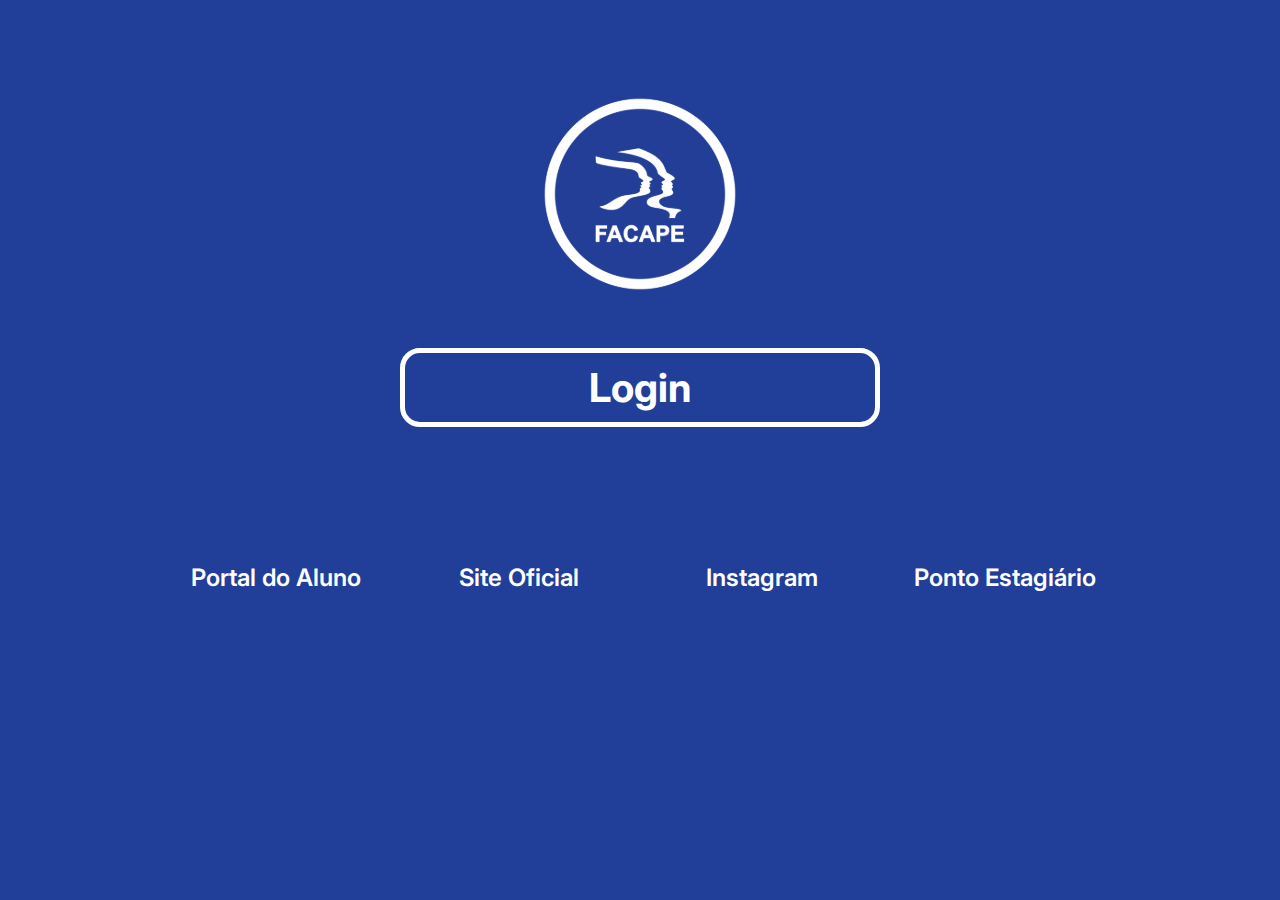
<file: pages/index.html>
<!DOCTYPE html>
<html lang="pt-BR">

<head>
    <meta charset="UTF-8">
    <meta http-equiv="X-UA-Compatible" content="IE=edge">
    <meta name="viewport" content="width=device-width, initial-scale=1.0">
    <title>Página Inicial</title>
    <link rel="stylesheet" href="../css/style.css">
    <link rel="icon" type="image/x-icon" href="../img/Logo_facape.svg">
</head>

<body>
    <!-- Logo Facape -->
    <div style="display: flex; justify-content: center; margin-top: 70px;">
        <img src="../img/Logo_facape.svg" alt="Facape">
    </div>

    <!-- Botão - Login -->
    <a class="btn-login" href="./login.html">Login</a>

    <br>
    <br>

    <!-- Footer -->
    <footer>
        <div class="foot-nav">
            <!-- Portal do Aluno -->
            <div class="foot-link">
                <img class="img-link" src="../img/Footer-Portal do Aluno.svg" alt="Ponto Estagiásrio">
                <a target="_blank" href="http://sistemas.facape.br:8080/portalaluno/login.do">Portal do Aluno
                </a>
                <div id="linha-portal"></div>
            </div>
            <!-- Site Oficial -->
            <div class="foot-link">
                <img class="img-link" src="../img/Footer-Portal do Aluno.svg" alt="Site Oficial">
                <a target="_blank" href="http://facape.br/">Site Oficial</a>
                <div id="linha-site"></div>
            </div>
            <!-- Instagram -->
            <div class="foot-link">
                <img class="img-link" src="../img/Footer-Instagram.svg" alt="Facape no Instagram">
                <a target="_blank" href="http://www.instagram.com/_facape">Instagram</a>
                <div id="linha-instagram"></div>
            </div>
            <!-- Ponto Estagiário -->
            <div class="foot-link">
                <img class="img-link" src="../img/Footer-Ponto Estagiário.svg" alt="Ponto Estagiário">
                <a target="_blank" href="http://sistemas.facape.br:8080/pontoestagiarios/login.do;jsessionid=57AE87272DEA6CFDA14041F93999053C">Ponto Estagiário</a>
                <div id="linha-ponto"></div>
            </div>
        </div>

    </footer>

</body>

</html>
</file>
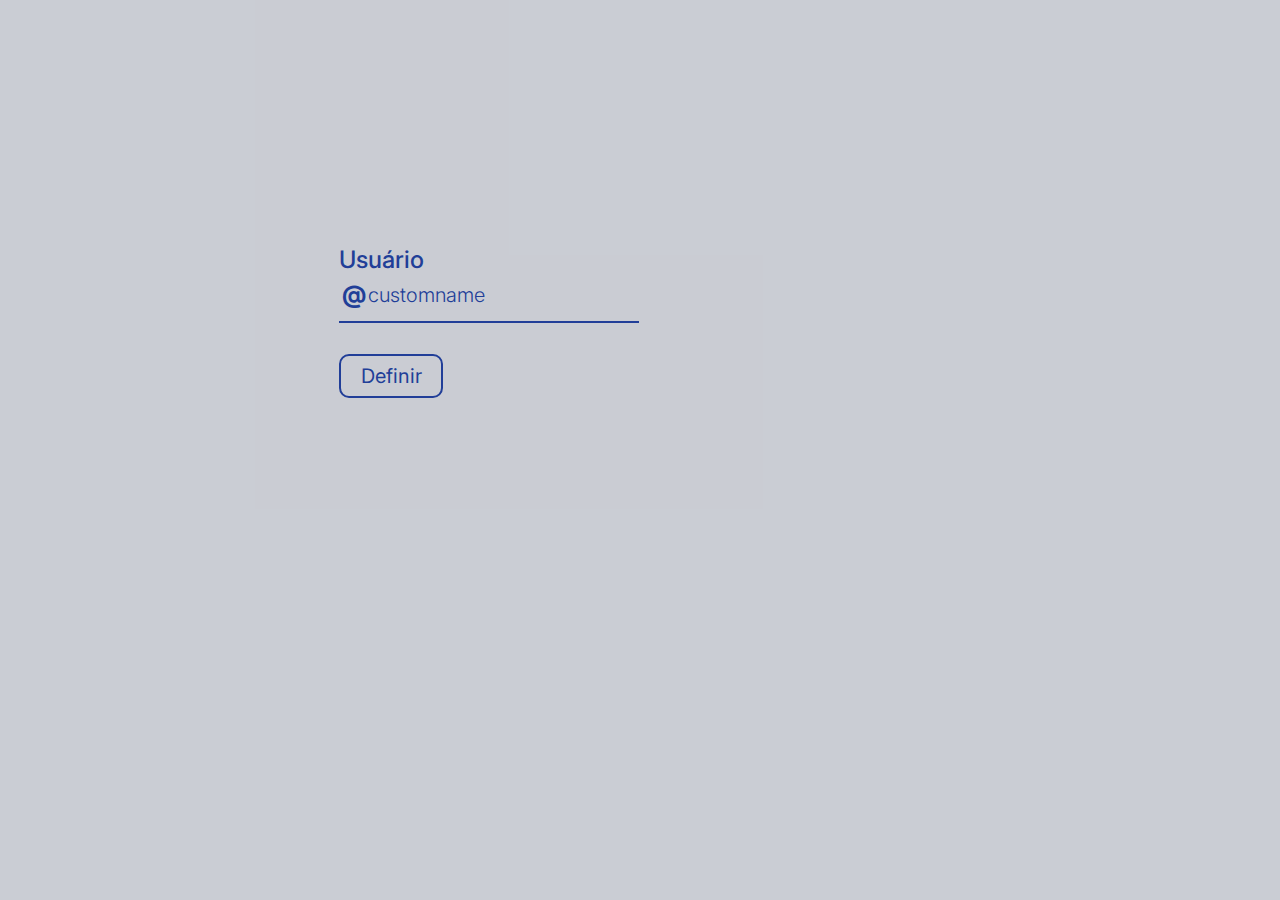
<file: pages/home.html>
<!DOCTYPE html>
<html lang="pt-BR">

<head>
    <meta charset="UTF-8">
    <meta http-equiv="X-UA-Compatible" content="IE=edge">
    <meta name="viewport" content="width=device-width, initial-scale=1.0">
    <title>Home</title>
    <link rel="stylesheet" href="../css/style.css">
    <link rel="icon" type="image/x-icon" href="../img/Logo_facape.svg">
</head>

<body>
    <!-- Box que pega o tamanho do body -->
    <div id="home">
        <!-- Box que contem a cor do 'Definir Usuário' -->
        <div id="username">
            <!-- Box que pega apenas o lado esquerdo da tela -->
            <div id="username-box">
                <!-- Box control dos elementos do 'Definir Usuário - Customname' -->
                <div id="username-box-box">
                    <!-- Nome que fica acima do input -->
                    <h2 id="customname-title">Usuário</h2>
                    <!-- @ + input do customname -->
                    <div id="input-customname">
                        <label>@</label>
                        <input class="ghost-input" type="text" placeholder="customname" required> 
                    </div>
                    <!-- Botão 'Definir' - escolha do customname -->
                    <a href="" id="botao-definir">Definir</a>
                </div>
                
            </div>
        </div>
    </div>

</body>

</html>
</file>
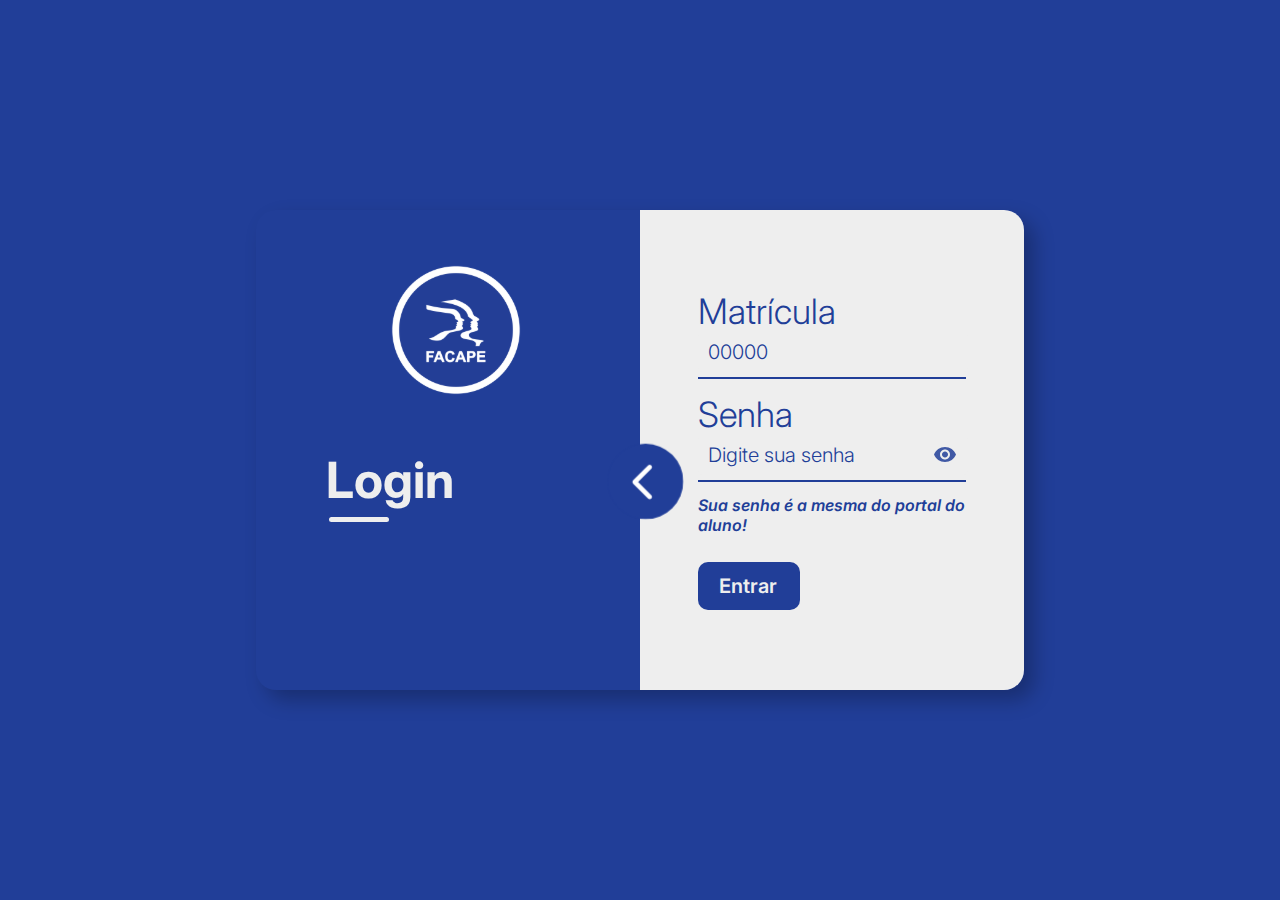
<file: pages/login.html>
<!DOCTYPE html>
<html lang="en">

<head>
    <meta charset="UTF-8">
    <meta http-equiv="X-UA-Compatible" content="IE=edge">
    <meta name="viewport" content="width=device-width, initial-scale=1.0">
    <title>Matrícula</title>
    <link rel="stylesheet" href="../css/style.css">

    <style>
        @import url('https://fonts.googleapis.com/css2?family=Inter:wght@600&display=swap');
    </style>
</head>

<body>

    <div class="container-master">
        <div class="container">
            <!-- Container - Esquerda -->
            <div class="container-esquerdo">
                <!-- Logo -->
                <div class="container-esquerdo-logo">
                    <img class="img-login" src="../img/Logo_facape.svg" alt="Logo Facape">
                </div>
                <!-- Login + Botão Voltar -->
                <div class="container-esquerdo-login">
                    <h2 id="Login-login">Login</h2>
                    <div class="linha"></div>
                    <a id="seta-voltar" href="../pages/index.html"><img src="../img/Seta.svg" alt="Voltar"></a>
                </div>
            </div>
            <!-- Container - Direita -->
            <div class="container-direito">
                <!-- Div que centaliza os itens da direita -->
                <div id="direito-box">
                    <!-- Div que centraliza e controla os itens de "Mátricula" - Possui a linha -->
                    <div class="form-box">
                        <label class="form-text">Matrícula</label>
                        <input type="text" class="ghost-input" placeholder="00000" required>
                    </div>
                    <!-- Div que centraliza e controla os itens de "Senha" - Possui a linha -->
                    <div class="form-box">
                        <!-- <img id="mostrar-senha" src="../img/Olho-aberto.svg" alt="Mostrar senha"> -->
                        <label class="form-text">Senha</label>
                        <input type="password" class="ghost-input" placeholder="Digite sua senha" required>
                        <img id="mostrar-senha" src="../img/Olho-aberto.svg" alt="Mostrar senha">
                    </div>
                    <!-- Aviso sobre a senha -->
                    <p id="aviso-senha" class="aviso-texto"><i>Sua senha é a mesma do portal do aluno!</i></p>
                    <!-- Botão entrar -->
                    <a id="botao-entrar" href="../pages/home.html">Entrar</a>
                </div>
            </div>


        </div>
    </div>



</body>

</html>
</file>
<file: css/style.css>
/* Inter - SemiBold*/
@import url('https://fonts.googleapis.com/css2?family=Inter:wght@600&display=swap');
/* Inter - Thin*/
@import url('https://fonts.googleapis.com/css2?family=Inter:wght@300;600&display=swap');
/* Inter - Medium */
@import url('https://fonts.googleapis.com/css2?family=Inter:wght@400;500&display=swap');
/* Inter - Bold */
@import url('https://fonts.googleapis.com/css2?family=Inter:wght@300;600;700&display=swap');


:root {
    --tamanho-imagem: 128px;
  }

body {
    font-family: 'Inter', sans-serif;;
    background: #213E98;
    margin: 0px;
}

.container-master {
    height: 100vh;
    width: 100vw;
    /* border: 5px solid brown; */
    display: flex;
    flex-direction: row;
    justify-content: center;
    align-items: center;

}

h2 {
    font-family: 'Inter', sans-serif;;
}

label {
    font-family: 'Inter', sans-serif;;
}

.btn-login {
    font-family: 'Inter', sans-serif;
    display: flex;
    justify-content: center;
    text-decoration: none;
    color: white;
    border: 5px solid white;
    border-radius: 20px ;
    padding: 10px;
    margin: 30px 400px 0 400px;
    font-size: 40px;
    font-weight: 700;
}

.btn-login:hover {
    font-family: 'Inter', bold;
    background-color: white;
    color: #213E98;
    font-weight: 700;
}


.container {
    display: flex;
    justify-content: center;
    align-content: center;
    align-items: center;
    align-self: center;
    /* border: 10px solid green; */
    border-radius: 20px;
    box-shadow: 10px 10px 20px rgba(0, 0, 0, 0.25);
    width: 60%;

}

.container-esquerdo {
    width: 50%;
    height: 480px;
    display: block;
}

.container-esquerdo-logo {
    border-radius: 20px 0px 0px 0px;
    margin-right: 0 auto;
    width: 400px;
    height: 240px;
    margin: 0 auto;
    float: left;
    /* background-color: red; */
    display: flex;
    /* visibility: hidden; */
    align-items: center;
    align-content: center;
    justify-content: center;
}

.container-esquerdo-login {
    border-radius: 0px 0px 0px 20px;
    width: 400px;
    height: 240px;
    float: left;
    /* display: flex;
    align-items: left; */
    /* background-color: violet; */
}

.container-direito {
    /* border: 20px solid #eee; */
    border-radius: 0px 20px 20px 0px;
    /* margin-right: 0 auto; */
    width: 50%;
    height: 480px;
    background-color: #eee;
    /* margin: 0 auto; */
    /* float: right; */
    display: flex;
    justify-content: center;
}

.img-login {
    width: calc(1.3*var(--tamanho-imagem));
    
}

#Login-login {
    font-size: 50px;
    font-weight: 700;
    color: #eee;
    justify-content: left;
    margin-left: 0x;
    margin-top: auto;
    padding-left: 70px;    
}

.linha {
    border-top: 5px solid #eee;
    width: 60px;
    margin-left: 73px;
    margin-top: -35px;
    border-radius: 3px;

}

#seta-voltar {
    z-index: 1;
    height: 7%;
    width: auto;
    transform: scale(1.20);
    display: flex;
    position: fixed;
    top: 50%;
    left: 48%;

    border: none;
    border-radius: 50px;
    transition: 0.4s;
}

#seta-voltar:hover {
    transform: scale(1.30);
    box-shadow: 0px 0px 10px 5px rgba(0, 0, 0, 0.25);
}

.bar {
    height: .25em;
    width: 100%;
    background: #fff;
    margin: 1.5em auto 0;
  }

.img-link {
    opacity: 0;
}

.foot-nav {
    display: flex;
    justify-content: center;  
    font-size: 1.5em;
    margin-top: -10px;
    /* border: 1px solid purple; */
    height: 140px;
}



.foot-link {
    /* margin: 100px 50px 0 0; */
    color: white;
    font-weight: 600;
    /* border: 1px solid green; */
    margin: 0 25px 0 25px;
    display: flex;
    flex-direction: column;
    justify-content: end;
    height: 100%;
    width: 193px;
}

.foot-link > a{
    /* margin: 100px 50px 0 0; */
    color: white;
    font-weight: 600;
    text-decoration: none;
    display: flex;
    justify-content: center;
    justify-self: center;
    align-items: center;
    /* border: 1px solid yellow; */
    position: relative;
    
}

.foot-link:hover > a{
    /* border: 1px solid red; */
}

.foot-link:hover > .img-link {
    opacity: 1;
    animation: fadeIn 1s;
    

}

@keyframes fadeIn {
    0% { opacity: 0; }
    100% { opacity: 1; }
}


#linha-portal {
    border-top: 5px solid #eee;
    width: 1%;
    border-radius: 3px;
    margin-left: 193px;
    opacity: 0;
}

.foot-link:hover > #linha-portal {
    width: 69px;
    margin-left: 8px;
    opacity: 1;
    animation: fadeIn 1s;
    transition: .5s ease;
}

#linha-site {
    border-top: 5px solid #eee;
    width: 1%;
    border-radius: 3px;
    margin-left: 158px;
    opacity: 0;
}

.foot-link:hover > #linha-site {
    width: 45px;
    margin-left: 35px;
    opacity: 1;
    animation: fadeIn 1s;
    transition: .5s ease;
}

#linha-instagram {
    border-top: 5px solid #eee;
    width: 0%;
    border-radius: 3px;
    margin-left: 155px;
    opacity: 0;
}

.foot-link:hover > #linha-instagram {
    width: 30%;
    margin-left: 38px;
    opacity: 1;
    animation: fadeIn 1s;
    transition: .5s ease;
}

#linha-ponto {
    border-top: 5px solid #eee;
    width: 0%;
    border-radius: 3px;
    margin-left: 190px;
    opacity: 1;
}

.foot-link:hover > #linha-ponto {
    width: 36%;
    margin-left: 2px;
    opacity: 1;
    animation: fadeIn 1s;
    transition: .5s ease;
}

::selection {
    color: #213E98;
    background-color: #eee;
}

.form-text {
    font-size: 35px;
    font-weight: 300;
    color: #213E98;
    justify-content: left;

    pad
}

.ghost-input {
    width: 93%;
    height: 20px;
    position: relative;
    display: flex;
    /* margin-top: -30px; */

    border: none;
    /* border-bottom: 3px solid #213E98; */
    background-color: #eee;
    border-radius: 5px;
    outline: 0;

    padding: 10px;
    font-size: 20px;
    font-family: 'Inter', sans-serif;
    font-weight: 700;
    color: #213E98;

    
}

.ghost-input::placeholder {
    color: #213E98;
    font-weight: 300;

}

.ghost-input:focus {
    
    background-color: #D9D9D9;
    outline: 0;
}

.ghost-input:valid {
    background-color: #D9D9D9;
    outline: 0;
}

.form-box {
    border: none;
    border-bottom: 2px solid #213E98;
    /* border-top: 2px solid red; */
    position: relative;
    /* margin-top: -35px; */
    margin-bottom: 5%;
    padding-bottom: 5px;
    height: auto;
}

#mostrar-senha {
    position: absolute;
    top: 63%;
    right: 4%;
    cursor: pointer;
    opacity: 1;
}

#direito-box {
    width: 70%;
    height: 90%;
    margin: auto;

    display: flex;
    flex-direction: column;
    justify-content: center;
    /* justify-content: space-between; */
    
    /* border: 2px solid green; */
}

p.aviso-texto {
    color: #213E98;
    font-weight: 600;
    margin: 0px;
}

#aviso-senha {
    /* margin-top: -10%; */
}

#botao-entrar {
    border: none;
    border-radius: 10px;
    background-color: #213E98;
    padding: 12px;
    padding-left: 8%;
    display: flex;
    transition: 0.4s;

    margin-top: 10%;
    margin-right: 62%;

    cursor: pointer;
    
    color: #eee;
    font-size: 20px;
    font-weight: 600;
    text-decoration: none;
}

#botao-entrar:hover {
    box-shadow: 0px 0px 20px 0px
        rgba(33, 62, 152, .65);
    
    transform: scale(0.97);
}

#botao-entrar:active {
    transform: scale(1.05);
}

#botao-entrar > h2 {
    margin: auto;
}

#home {
    height: 100vh;
    width: 100vw;
    display: flex;
    flex-direction: row;
    justify-content: center;
    align-items: center;
    /* background-color: orange; */
}

#username {
    height: 100%;
    width: 100%;
    
    opacity: 0.92;
    background-color: #D9D9D9;
    
    display: flex;
    /* justify-content: center; */
    /* float: left; */
}

#username-box {
    /* border: 10px solid green; */

    display: flex;
    justify-content: center;
    align-items: center;
    left: -20%;
    width: 50%;
    height: 100%;
}

#username-box-box {
    /* background-color: red; */
    display: flex;
    flex-direction: column;
    position: absolute;

    margin-left: 25%;

    width: 22%;
    height: 50%;

    /* border: 2px solid #213E98; */

}

#customname-title {
    color: #213E98;
    font-weight: 500;
}

#input-customname {
    margin-top: 50px;
    /* padding-right: -50%; */
    height: 46px;
    width: 300px;
    
    display: flex;
    position: absolute;
    border-bottom: 2px solid #213E98;
}

#input-customname > .ghost-input  {
    width: auto;   
    left: -28px;
    padding-left: 30px;
    width: 260px;
    background-color: transparent;
    
}

#input-customname > .ghost-input:focus {
    background-color: #C2C2C2;
    
}

#input-customname > .ghost-input:valid {
    background-color: #C2C2C2;
    
}

#input-customname > label {
    color: #213E98;
    font-weight: 700;
    font-size: 150%;
    padding-left: 1%;
    z-index: 1;
    padding-top: 1.5%;

}

#botao-definir {
    margin-top: 60px;
    width: 100px;
    height: 40px;
    border: 2px solid #213E98;
    border-radius: 10px;

    display: flex;
    justify-content: center;
    align-items: center;

    font-size: 20px;
    text-decoration: none;
    font-family: 'Inter', sans-serif;;
    color: #213E98;

    transition: 0.4s;
}

#botao-definir:hover {
    background-color: #213E98;

    color: #eee;
    font-weight: 500;
    
    box-shadow: 0px 0px 20px 0px
        rgba(33, 62, 152, .65);
    
    transform: scale(0.97);
}


input[type="text"] {
    text-transform: lowercase;
  }
</file>
